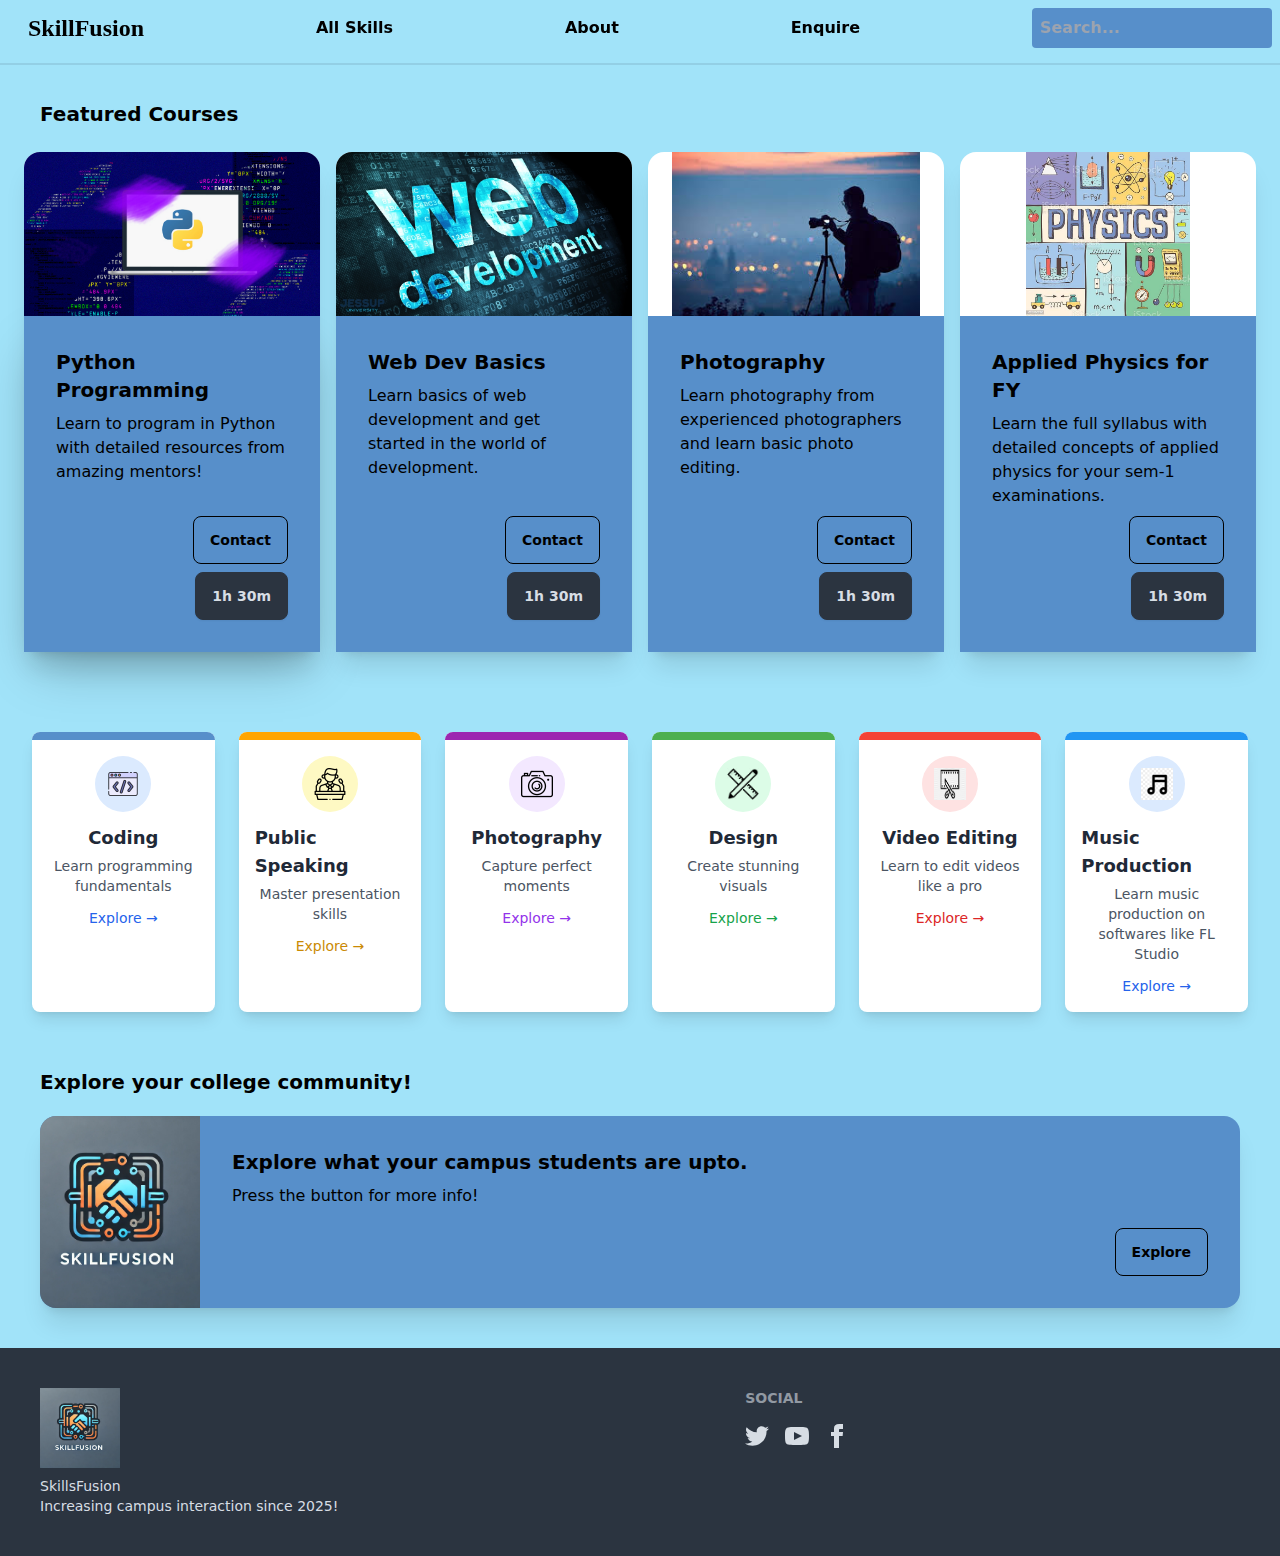
<file: index.html>
<!DOCTYPE html>
<html lang="en">
<head>
    <meta charset="UTF-8">
    <meta name="viewport" content="width=device-width, initial-scale=1.0">
    <title>Skills-Network</title>
    <link href="./src/output.css" rel="stylesheet">
</head>
<body class="bg-[#A1E3F9]">
    <nav class="flex flex-col sm:flex-row items-center justify-between pt-2 pb-2 font-semibold top-0 w-full z-50 backdrop-blur text-black">
        <a class="hover:bg-[#578FCA] px-5 ml-2 text-2xl font-cherry hover:rounded-3xl font-serif" href="index.html" id="home">SkillFusion</a>
        <button class="hover:bg-[#578FCA] hover:rounded-3xl px-5">All Skills</button>
        <button class="hover:bg-[#578FCA] hover:rounded-3xl px-5">About</button>
        <button class="hover:bg-[#578FCA] hover:rounded-3xl px-5">Enquire</button>
        <form class="pl-5 mr-2">
            <input type="text" placeholder="Search..." class="p-2 bg-[#578FCA] rounded">
        </form>
    </nav>
    <div class="flex w-full flex-col">
        <div class="divider mt-0"></div>
    </div>
    <div class="mt-3">
        <div>
            <h2 class="text-black font-semibold text-xl ml-10">Featured Courses</h2>
        </div>
        <div class="flex sm:flex-row sm:justify-between flex-col p-6 gap-4">
            <div class="card bg-base-100 w-96 shadow-xl">
                <figure>
                  <img
                    src="images/python image.png"
                    alt="Python Programming" class="h-[164.45px]" />
                </figure>
                <div class="card-body bg-[#578FCA] text-black shadow-2xl">
                  <h2 class="card-title">Python Programming</h2>
                  <p>Learn to program in Python with detailed resources from amazing mentors!</p>
                  <div class="card-actions justify-end">
                    <a class="btn btn-outline text-black" href="signup.html">Contact</a>
                    <button class="btn btn-neutral ml-10">1h 30m</button>
                  </div>
                </div>
              </div>
              <div class="card bg-base-100 w-96 shadow-xl">
                <figure>
                  <img
                    src="images/web dev image.jpg"
                    alt="Web Dev" class="h-[164.45px]"/>
                </figure>
                <div class="card-body bg-[#578FCA] text-black">
                  <h2 class="card-title">Web Dev Basics</h2>
                  <p>Learn basics of web development and get started in the world of development.</p>
                  <div class="card-actions justify-end">
                    <a class="btn btn-outline text-black" href="signup.html">Contact</a>
                    <button class="btn btn-neutral ml-10">1h 30m</button>
                  </div>
                </div>
              </div>
              <div class="card bg-base-100 w-96 shadow-xl">
                <figure>
                  <img
                    src="images/photography image.jpg"
                    alt="Photography" class="h-[164.45px]" />
                </figure>
                <div class="card-body bg-[#578FCA] text-black">
                  <h2 class="card-title">Photography</h2>
                  <p>Learn photography from experienced photographers and learn basic photo editing.</p>
                  <div class="card-actions justify-end">
                    <a class="btn btn-outline text-black" href="signup.html">Contact</a>
                    <button class="btn btn-neutral ml-10">1h 30m</button>
                  </div>
                </div>
              </div>
              <div class="card bg-base-100 w-96 shadow-xl">
                <figure>
                  <img
                    src="images/physics image.jpg"
                    alt="AP" class="h-[164.45px]"/>
                </figure>
                <div class="card-body bg-[#578FCA] text-black">
                  <h2 class="card-title">Applied Physics for FY</h2>
                  <p>Learn the full syllabus with detailed concepts of applied physics for your sem-1 examinations.</p>
                  <div class="card-actions justify-end">
                    <a class="btn btn-outline text-black" href="signup.html">Contact</a>
                    <button class="btn btn-neutral ml-10">1h 30m</button>
                  </div>
                </div>
              </div>
        </div>
        <div class="mt-8">
            <div class="grid grid-cols-2 md:grid-cols-3 lg:grid-cols-6 gap-6 px-8 py-6">
                <div class="bg-white rounded-lg shadow-lg hover:shadow-xl transition-shadow duration-300 overflow-hidden">
                    <div class="bg-[#578FCA] h-2"></div>
                    <div class="p-4 flex flex-col items-center">
                        <div class="bg-blue-100 p-3 rounded-full mb-3">
                            <img src="images/coding icon.png" class="h-8 w-8">
                        </div>
                        <h3 class="font-bold text-lg mb-1">Coding</h3>
                        <p class="text-sm text-gray-600 text-center">Learn programming fundamentals</p>
                        <a class="mt-3 text-sm text-blue-600 hover:underline" href="coding.html">Explore →</a>
                    </div>
                </div>
                
                <div class="bg-white rounded-lg shadow-lg hover:shadow-xl transition-shadow duration-300 overflow-hidden">
                    <div class="bg-[#FFA500] h-2"></div>
                    <div class="p-4 flex flex-col items-center">
                        <div class="bg-yellow-100 p-3 rounded-full mb-3">
                            <img src="images/public speaking icon.png" class="h-8 w-8">
                        </div>
                        <h3 class="font-bold text-lg mb-1">Public Speaking</h3>
                        <p class="text-sm text-gray-600 text-center">Master presentation skills</p>
                        <button class="mt-3 text-sm text-yellow-600 hover:underline">Explore →</button>
                    </div>
                </div>
                
                <div class="bg-white rounded-lg shadow-lg hover:shadow-xl transition-shadow duration-300 overflow-hidden">
                    <div class="bg-[#9C27B0] h-2"></div>
                    <div class="p-4 flex flex-col items-center">
                        <div class="bg-purple-100 p-3 rounded-full mb-3">
                            <img src="images/photography icon.png" class="h-8 w-8">
                        </div>
                        <h3 class="font-bold text-lg mb-1">Photography</h3>
                        <p class="text-sm text-gray-600 text-center">Capture perfect moments</p>
                        <button class="mt-3 text-sm text-purple-600 hover:underline">Explore →</button>
                    </div>
                </div>
                
                <div class="bg-white rounded-lg shadow-lg hover:shadow-xl transition-shadow duration-300 overflow-hidden">
                    <div class="bg-[#4CAF50] h-2"></div>
                    <div class="p-4 flex flex-col items-center">
                        <div class="bg-green-100 p-3 rounded-full mb-3">
                            <img src="images/design icon.png" class="h-8 w-8">
                        </div>
                        <h3 class="font-bold text-lg mb-1">Design</h3>
                        <p class="text-sm text-gray-600 text-center">Create stunning visuals</p>
                        <button class="mt-3 text-sm text-green-600 hover:underline">Explore →</button>
                    </div>
                </div>
                
                <div class="bg-white rounded-lg shadow-lg hover:shadow-xl transition-shadow duration-300 overflow-hidden">
                    <div class="bg-[#F44336] h-2"></div>
                    <div class="p-4 flex flex-col items-center">
                        <div class="bg-red-100 p-3 rounded-full mb-3">
                            <img src="images/video editing icon.png" class="h-8 w-8">
                        </div>
                        <h3 class="font-bold text-lg mb-1">Video Editing</h3>
                        <p class="text-sm text-gray-600 text-center">Learn to edit videos like a pro</p>
                        <button class="mt-3 text-sm text-red-600 hover:underline">Explore →</button>
                    </div>
                </div>
                
                <div class="bg-white rounded-lg shadow-lg hover:shadow-xl transition-shadow duration-300 overflow-hidden">
                    <div class="bg-[#2196F3] h-2"></div>
                    <div class="p-4 flex flex-col items-center">
                        <div class="bg-blue-100 p-3 rounded-full mb-3">
                            <img src="images/music icon.jpg" class="h-8 w-8">
                        </div>
                        <h3 class="font-bold text-lg mb-1">Music Production</h3>
                        <p class="text-sm text-gray-600 text-center">Learn music production on softwares like FL Studio</p>
                        <a class="mt-3 text-sm text-blue-600 hover:underline" href="music.html">Explore →</a>
                    </div>
                </div>
            </div>
        </div>
        <div class="mt-8">
            <div>
                <h2 class="text-xl font-semibold text-black ml-10 mb-5">Explore your college community!</h2>
            </div>
            <div class="card lg:card-side bg-[#578FCA] shadow-xl mx-10">
                <figure>
                  <img
                    src="images/logo.jpg"
                    alt="Album" class="sm:h-48 sm:w-40 w-full"/>
                </figure>
                <div class="card-body">
                  <h2 class="card-title text-black">Explore what your campus students are upto.</h2>
                  <p class="text-black">Press the button for more info!</p>
                  <div class="card-actions justify-end">
                    <a class="btn btn-outline text-black" href="Skills-Network/Skills-Network/posts.html">Explore</a>
                  </div>
                </div>
              </div>
        </div>
        <footer class="footer bg-neutral text-neutral-content p-10 mt-10">
            <aside>
              <img src="images/logo.jpg" class="h-20 w-20">
              <p>
                SkillsFusion
                <br />
                Increasing campus interaction since 2025!
              </p>
            </aside>
            <nav>
              <h6 class="footer-title">Social</h6>
              <div class="grid grid-flow-col gap-4">
                <a>
                  <svg
                    xmlns="http://www.w3.org/2000/svg"
                    width="24"
                    height="24"
                    viewBox="0 0 24 24"
                    class="fill-current">
                    <path
                      d="M24 4.557c-.883.392-1.832.656-2.828.775 1.017-.609 1.798-1.574 2.165-2.724-.951.564-2.005.974-3.127 1.195-.897-.957-2.178-1.555-3.594-1.555-3.179 0-5.515 2.966-4.797 6.045-4.091-.205-7.719-2.165-10.148-5.144-1.29 2.213-.669 5.108 1.523 6.574-.806-.026-1.566-.247-2.229-.616-.054 2.281 1.581 4.415 3.949 4.89-.693.188-1.452.232-2.224.084.626 1.956 2.444 3.379 4.6 3.419-2.07 1.623-4.678 2.348-7.29 2.04 2.179 1.397 4.768 2.212 7.548 2.212 9.142 0 14.307-7.721 13.995-14.646.962-.695 1.797-1.562 2.457-2.549z"></path>
                  </svg>
                </a>
                <a>
                  <svg
                    xmlns="http://www.w3.org/2000/svg"
                    width="24"
                    height="24"
                    viewBox="0 0 24 24"
                    class="fill-current">
                    <path
                      d="M19.615 3.184c-3.604-.246-11.631-.245-15.23 0-3.897.266-4.356 2.62-4.385 8.816.029 6.185.484 8.549 4.385 8.816 3.6.245 11.626.246 15.23 0 3.897-.266 4.356-2.62 4.385-8.816-.029-6.185-.484-8.549-4.385-8.816zm-10.615 12.816v-8l8 3.993-8 4.007z"></path>
                  </svg>
                </a>
                <a>
                  <svg
                    xmlns="http://www.w3.org/2000/svg"
                    width="24"
                    height="24"
                    viewBox="0 0 24 24"
                    class="fill-current">
                    <path
                      d="M9 8h-3v4h3v12h5v-12h3.642l.358-4h-4v-1.667c0-.955.192-1.333 1.115-1.333h2.885v-5h-3.808c-3.596 0-5.192 1.583-5.192 4.615v3.385z"></path>
                  </svg>
                </a>
              </div>
            </nav>
          </footer>
    </div>
</body>
</html>
</file>
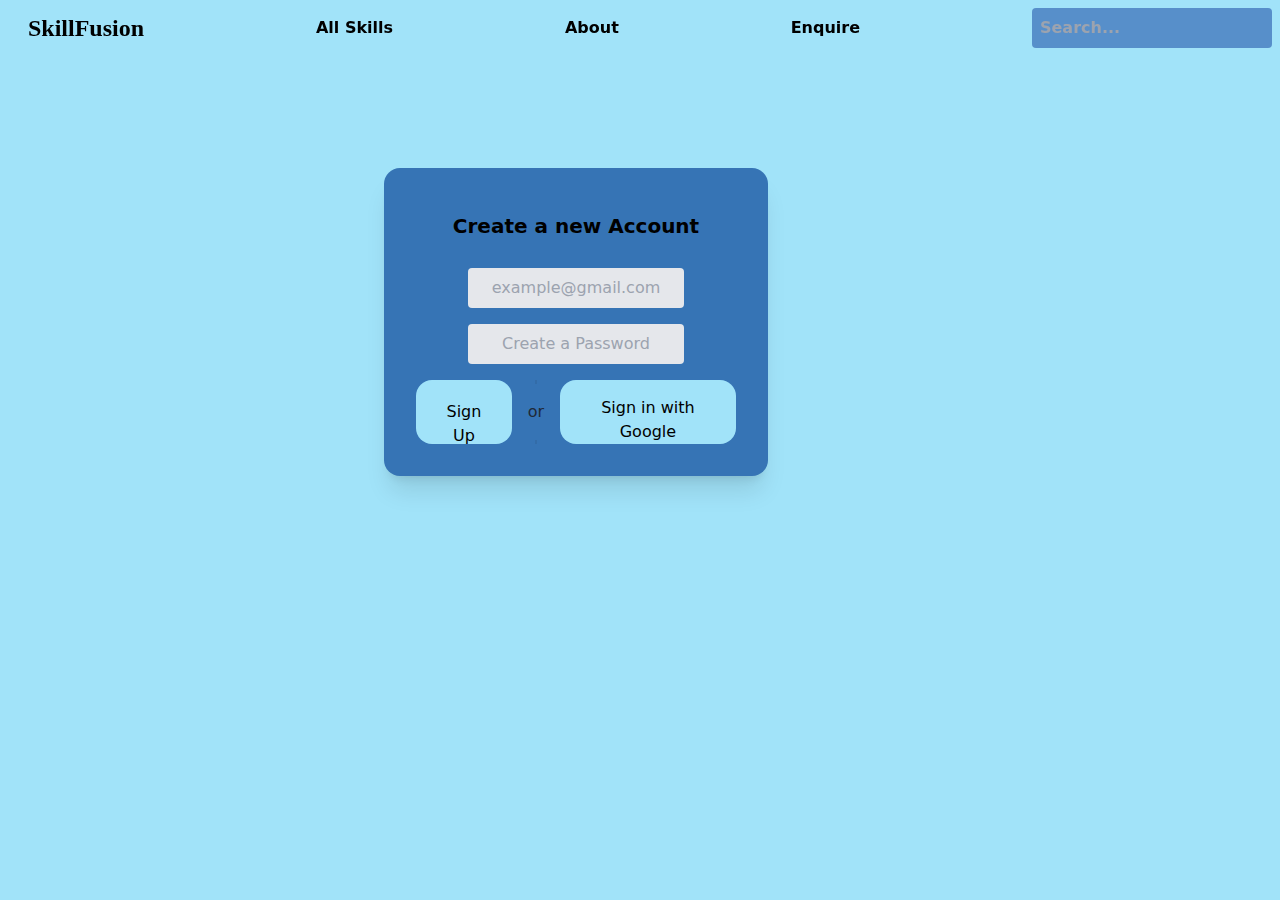
<file: signup.html>
<!DOCTYPE html>
<html lang="en">
<head>
    <meta charset="UTF-8">
    <meta name="viewport" content="width=device-width, initial-scale=1.0">
    <link href="./src/output.css" rel="stylesheet">
    <!-- <script src="script.js" defer></script> -->
    <title>Sign Up</title>
</head>
<body class="bg-[#A1E3F9] min-h-screen">
    <nav class="flex flex-col sm:flex-row items-center justify-between pt-2 pb-2 font-semibold top-0 w-full z-50 backdrop-blur text-black">
        <a class="hover:bg-[#578FCA] px-5 ml-2 text-2xl font-cherry hover:rounded-3xl font-serif" href="index.html" id="home">SkillFusion</a>
        <button class="hover:bg-[#578FCA] hover:rounded-3xl px-5">All Skills</button>
        <button class="hover:bg-[#578FCA] hover:rounded-3xl px-5">About</button>
        <button class="hover:bg-[#578FCA] hover:rounded-3xl px-5">Enquire</button>
        <form class="pl-5 mr-2">
            <input type="text" placeholder="Search..." class="p-2 bg-[#578FCA] rounded">
        </form>
    </nav>

  <div class="card w-96 shadow-xl text-center mt-0 sm:mt-28 sm:ml-96 bg-[#3674B5]">
    <div class="card-body">
      <h2 class="card-title justify-center w-full p-3 text-black">Create a new Account</h2>
      <form>
        <input type="text" placeholder="example@gmail.com" class="rounded p-2 my-2 text-center bg-gray-200">
        <input type="text" placeholder="Create a Password" class="rounded p-2 my-2 text-center bg-gray-200">
      </form>
      <div class="flex w-full">
        <div class="tooltip" data-tip="Sign up with email address and create a password">
          <button class="card rounded-box grid h-16 flex-grow place-items-center bg-[#A1E3F9] hover:bg-[#578FCA] p-5 text-black">Sign Up</button>
        </div>
        <div class="divider divider-horizontal">or</div>
        <div class="tooltip" data-tip="Sign up with your Google Account">
          <button class="card rounded-box grid h-16 flex-grow place-items-center bg-[#A1E3F9] hover:bg-[#578FCA] p-4 text-black">Sign in with Google</button>
        </div>
      </div>
    </div>
  </div>
</body>
</html>
</file>
<file: src/output.css>
*, ::before, ::after {
  --tw-border-spacing-x: 0;
  --tw-border-spacing-y: 0;
  --tw-translate-x: 0;
  --tw-translate-y: 0;
  --tw-rotate: 0;
  --tw-skew-x: 0;
  --tw-skew-y: 0;
  --tw-scale-x: 1;
  --tw-scale-y: 1;
  --tw-pan-x:  ;
  --tw-pan-y:  ;
  --tw-pinch-zoom:  ;
  --tw-scroll-snap-strictness: proximity;
  --tw-gradient-from-position:  ;
  --tw-gradient-via-position:  ;
  --tw-gradient-to-position:  ;
  --tw-ordinal:  ;
  --tw-slashed-zero:  ;
  --tw-numeric-figure:  ;
  --tw-numeric-spacing:  ;
  --tw-numeric-fraction:  ;
  --tw-ring-inset:  ;
  --tw-ring-offset-width: 0px;
  --tw-ring-offset-color: #fff;
  --tw-ring-color: rgb(59 130 246 / 0.5);
  --tw-ring-offset-shadow: 0 0 #0000;
  --tw-ring-shadow: 0 0 #0000;
  --tw-shadow: 0 0 #0000;
  --tw-shadow-colored: 0 0 #0000;
  --tw-blur:  ;
  --tw-brightness:  ;
  --tw-contrast:  ;
  --tw-grayscale:  ;
  --tw-hue-rotate:  ;
  --tw-invert:  ;
  --tw-saturate:  ;
  --tw-sepia:  ;
  --tw-drop-shadow:  ;
  --tw-backdrop-blur:  ;
  --tw-backdrop-brightness:  ;
  --tw-backdrop-contrast:  ;
  --tw-backdrop-grayscale:  ;
  --tw-backdrop-hue-rotate:  ;
  --tw-backdrop-invert:  ;
  --tw-backdrop-opacity:  ;
  --tw-backdrop-saturate:  ;
  --tw-backdrop-sepia:  ;
  --tw-contain-size:  ;
  --tw-contain-layout:  ;
  --tw-contain-paint:  ;
  --tw-contain-style:  ;
}

::backdrop {
  --tw-border-spacing-x: 0;
  --tw-border-spacing-y: 0;
  --tw-translate-x: 0;
  --tw-translate-y: 0;
  --tw-rotate: 0;
  --tw-skew-x: 0;
  --tw-skew-y: 0;
  --tw-scale-x: 1;
  --tw-scale-y: 1;
  --tw-pan-x:  ;
  --tw-pan-y:  ;
  --tw-pinch-zoom:  ;
  --tw-scroll-snap-strictness: proximity;
  --tw-gradient-from-position:  ;
  --tw-gradient-via-position:  ;
  --tw-gradient-to-position:  ;
  --tw-ordinal:  ;
  --tw-slashed-zero:  ;
  --tw-numeric-figure:  ;
  --tw-numeric-spacing:  ;
  --tw-numeric-fraction:  ;
  --tw-ring-inset:  ;
  --tw-ring-offset-width: 0px;
  --tw-ring-offset-color: #fff;
  --tw-ring-color: rgb(59 130 246 / 0.5);
  --tw-ring-offset-shadow: 0 0 #0000;
  --tw-ring-shadow: 0 0 #0000;
  --tw-shadow: 0 0 #0000;
  --tw-shadow-colored: 0 0 #0000;
  --tw-blur:  ;
  --tw-brightness:  ;
  --tw-contrast:  ;
  --tw-grayscale:  ;
  --tw-hue-rotate:  ;
  --tw-invert:  ;
  --tw-saturate:  ;
  --tw-sepia:  ;
  --tw-drop-shadow:  ;
  --tw-backdrop-blur:  ;
  --tw-backdrop-brightness:  ;
  --tw-backdrop-contrast:  ;
  --tw-backdrop-grayscale:  ;
  --tw-backdrop-hue-rotate:  ;
  --tw-backdrop-invert:  ;
  --tw-backdrop-opacity:  ;
  --tw-backdrop-saturate:  ;
  --tw-backdrop-sepia:  ;
  --tw-contain-size:  ;
  --tw-contain-layout:  ;
  --tw-contain-paint:  ;
  --tw-contain-style:  ;
}

/*
! tailwindcss v3.4.17 | MIT License | https://tailwindcss.com
*/

/*
1. Prevent padding and border from affecting element width. (https://github.com/mozdevs/cssremedy/issues/4)
2. Allow adding a border to an element by just adding a border-width. (https://github.com/tailwindcss/tailwindcss/pull/116)
*/

*,
::before,
::after {
  box-sizing: border-box;
  /* 1 */
  border-width: 0;
  /* 2 */
  border-style: solid;
  /* 2 */
  border-color: #e5e7eb;
  /* 2 */
}

::before,
::after {
  --tw-content: '';
}

/*
1. Use a consistent sensible line-height in all browsers.
2. Prevent adjustments of font size after orientation changes in iOS.
3. Use a more readable tab size.
4. Use the user's configured `sans` font-family by default.
5. Use the user's configured `sans` font-feature-settings by default.
6. Use the user's configured `sans` font-variation-settings by default.
7. Disable tap highlights on iOS
*/

html,
:host {
  line-height: 1.5;
  /* 1 */
  -webkit-text-size-adjust: 100%;
  /* 2 */
  -moz-tab-size: 4;
  /* 3 */
  -o-tab-size: 4;
     tab-size: 4;
  /* 3 */
  font-family: ui-sans-serif, system-ui, sans-serif, "Apple Color Emoji", "Segoe UI Emoji", "Segoe UI Symbol", "Noto Color Emoji";
  /* 4 */
  font-feature-settings: normal;
  /* 5 */
  font-variation-settings: normal;
  /* 6 */
  -webkit-tap-highlight-color: transparent;
  /* 7 */
}

/*
1. Remove the margin in all browsers.
2. Inherit line-height from `html` so users can set them as a class directly on the `html` element.
*/

body {
  margin: 0;
  /* 1 */
  line-height: inherit;
  /* 2 */
}

/*
1. Add the correct height in Firefox.
2. Correct the inheritance of border color in Firefox. (https://bugzilla.mozilla.org/show_bug.cgi?id=190655)
3. Ensure horizontal rules are visible by default.
*/

hr {
  height: 0;
  /* 1 */
  color: inherit;
  /* 2 */
  border-top-width: 1px;
  /* 3 */
}

/*
Add the correct text decoration in Chrome, Edge, and Safari.
*/

abbr:where([title]) {
  -webkit-text-decoration: underline dotted;
          text-decoration: underline dotted;
}

/*
Remove the default font size and weight for headings.
*/

h1,
h2,
h3,
h4,
h5,
h6 {
  font-size: inherit;
  font-weight: inherit;
}

/*
Reset links to optimize for opt-in styling instead of opt-out.
*/

a {
  color: inherit;
  text-decoration: inherit;
}

/*
Add the correct font weight in Edge and Safari.
*/

b,
strong {
  font-weight: bolder;
}

/*
1. Use the user's configured `mono` font-family by default.
2. Use the user's configured `mono` font-feature-settings by default.
3. Use the user's configured `mono` font-variation-settings by default.
4. Correct the odd `em` font sizing in all browsers.
*/

code,
kbd,
samp,
pre {
  font-family: ui-monospace, SFMono-Regular, Menlo, Monaco, Consolas, "Liberation Mono", "Courier New", monospace;
  /* 1 */
  font-feature-settings: normal;
  /* 2 */
  font-variation-settings: normal;
  /* 3 */
  font-size: 1em;
  /* 4 */
}

/*
Add the correct font size in all browsers.
*/

small {
  font-size: 80%;
}

/*
Prevent `sub` and `sup` elements from affecting the line height in all browsers.
*/

sub,
sup {
  font-size: 75%;
  line-height: 0;
  position: relative;
  vertical-align: baseline;
}

sub {
  bottom: -0.25em;
}

sup {
  top: -0.5em;
}

/*
1. Remove text indentation from table contents in Chrome and Safari. (https://bugs.chromium.org/p/chromium/issues/detail?id=999088, https://bugs.webkit.org/show_bug.cgi?id=201297)
2. Correct table border color inheritance in all Chrome and Safari. (https://bugs.chromium.org/p/chromium/issues/detail?id=935729, https://bugs.webkit.org/show_bug.cgi?id=195016)
3. Remove gaps between table borders by default.
*/

table {
  text-indent: 0;
  /* 1 */
  border-color: inherit;
  /* 2 */
  border-collapse: collapse;
  /* 3 */
}

/*
1. Change the font styles in all browsers.
2. Remove the margin in Firefox and Safari.
3. Remove default padding in all browsers.
*/

button,
input,
optgroup,
select,
textarea {
  font-family: inherit;
  /* 1 */
  font-feature-settings: inherit;
  /* 1 */
  font-variation-settings: inherit;
  /* 1 */
  font-size: 100%;
  /* 1 */
  font-weight: inherit;
  /* 1 */
  line-height: inherit;
  /* 1 */
  letter-spacing: inherit;
  /* 1 */
  color: inherit;
  /* 1 */
  margin: 0;
  /* 2 */
  padding: 0;
  /* 3 */
}

/*
Remove the inheritance of text transform in Edge and Firefox.
*/

button,
select {
  text-transform: none;
}

/*
1. Correct the inability to style clickable types in iOS and Safari.
2. Remove default button styles.
*/

button,
input:where([type='button']),
input:where([type='reset']),
input:where([type='submit']) {
  -webkit-appearance: button;
  /* 1 */
  background-color: transparent;
  /* 2 */
  background-image: none;
  /* 2 */
}

/*
Use the modern Firefox focus style for all focusable elements.
*/

:-moz-focusring {
  outline: auto;
}

/*
Remove the additional `:invalid` styles in Firefox. (https://github.com/mozilla/gecko-dev/blob/2f9eacd9d3d995c937b4251a5557d95d494c9be1/layout/style/res/forms.css#L728-L737)
*/

:-moz-ui-invalid {
  box-shadow: none;
}

/*
Add the correct vertical alignment in Chrome and Firefox.
*/

progress {
  vertical-align: baseline;
}

/*
Correct the cursor style of increment and decrement buttons in Safari.
*/

::-webkit-inner-spin-button,
::-webkit-outer-spin-button {
  height: auto;
}

/*
1. Correct the odd appearance in Chrome and Safari.
2. Correct the outline style in Safari.
*/

[type='search'] {
  -webkit-appearance: textfield;
  /* 1 */
  outline-offset: -2px;
  /* 2 */
}

/*
Remove the inner padding in Chrome and Safari on macOS.
*/

::-webkit-search-decoration {
  -webkit-appearance: none;
}

/*
1. Correct the inability to style clickable types in iOS and Safari.
2. Change font properties to `inherit` in Safari.
*/

::-webkit-file-upload-button {
  -webkit-appearance: button;
  /* 1 */
  font: inherit;
  /* 2 */
}

/*
Add the correct display in Chrome and Safari.
*/

summary {
  display: list-item;
}

/*
Removes the default spacing and border for appropriate elements.
*/

blockquote,
dl,
dd,
h1,
h2,
h3,
h4,
h5,
h6,
hr,
figure,
p,
pre {
  margin: 0;
}

fieldset {
  margin: 0;
  padding: 0;
}

legend {
  padding: 0;
}

ol,
ul,
menu {
  list-style: none;
  margin: 0;
  padding: 0;
}

/*
Reset default styling for dialogs.
*/

dialog {
  padding: 0;
}

/*
Prevent resizing textareas horizontally by default.
*/

textarea {
  resize: vertical;
}

/*
1. Reset the default placeholder opacity in Firefox. (https://github.com/tailwindlabs/tailwindcss/issues/3300)
2. Set the default placeholder color to the user's configured gray 400 color.
*/

input::-moz-placeholder, textarea::-moz-placeholder {
  opacity: 1;
  /* 1 */
  color: #9ca3af;
  /* 2 */
}

input::placeholder,
textarea::placeholder {
  opacity: 1;
  /* 1 */
  color: #9ca3af;
  /* 2 */
}

/*
Set the default cursor for buttons.
*/

button,
[role="button"] {
  cursor: pointer;
}

/*
Make sure disabled buttons don't get the pointer cursor.
*/

:disabled {
  cursor: default;
}

/*
1. Make replaced elements `display: block` by default. (https://github.com/mozdevs/cssremedy/issues/14)
2. Add `vertical-align: middle` to align replaced elements more sensibly by default. (https://github.com/jensimmons/cssremedy/issues/14#issuecomment-634934210)
   This can trigger a poorly considered lint error in some tools but is included by design.
*/

img,
svg,
video,
canvas,
audio,
iframe,
embed,
object {
  display: block;
  /* 1 */
  vertical-align: middle;
  /* 2 */
}

/*
Constrain images and videos to the parent width and preserve their intrinsic aspect ratio. (https://github.com/mozdevs/cssremedy/issues/14)
*/

img,
video {
  max-width: 100%;
  height: auto;
}

/* Make elements with the HTML hidden attribute stay hidden by default */

[hidden]:where(:not([hidden="until-found"])) {
  display: none;
}

:root,
[data-theme] {
  background-color: var(--fallback-b1,oklch(var(--b1)/1));
  color: var(--fallback-bc,oklch(var(--bc)/1));
}

@supports not (color: oklch(0% 0 0)) {
  :root {
    color-scheme: light;
    --fallback-p: #491eff;
    --fallback-pc: #d4dbff;
    --fallback-s: #ff41c7;
    --fallback-sc: #fff9fc;
    --fallback-a: #00cfbd;
    --fallback-ac: #00100d;
    --fallback-n: #2b3440;
    --fallback-nc: #d7dde4;
    --fallback-b1: #ffffff;
    --fallback-b2: #e5e6e6;
    --fallback-b3: #e5e6e6;
    --fallback-bc: #1f2937;
    --fallback-in: #00b3f0;
    --fallback-inc: #000000;
    --fallback-su: #00ca92;
    --fallback-suc: #000000;
    --fallback-wa: #ffc22d;
    --fallback-wac: #000000;
    --fallback-er: #ff6f70;
    --fallback-erc: #000000;
  }

  @media (prefers-color-scheme: dark) {
    :root {
      color-scheme: dark;
      --fallback-p: #7582ff;
      --fallback-pc: #050617;
      --fallback-s: #ff71cf;
      --fallback-sc: #190211;
      --fallback-a: #00c7b5;
      --fallback-ac: #000e0c;
      --fallback-n: #2a323c;
      --fallback-nc: #a6adbb;
      --fallback-b1: #1d232a;
      --fallback-b2: #191e24;
      --fallback-b3: #15191e;
      --fallback-bc: #a6adbb;
      --fallback-in: #00b3f0;
      --fallback-inc: #000000;
      --fallback-su: #00ca92;
      --fallback-suc: #000000;
      --fallback-wa: #ffc22d;
      --fallback-wac: #000000;
      --fallback-er: #ff6f70;
      --fallback-erc: #000000;
    }
  }
}

html {
  -webkit-tap-highlight-color: transparent;
}

* {
  scrollbar-color: color-mix(in oklch, currentColor 35%, transparent) transparent;
}

*:hover {
  scrollbar-color: color-mix(in oklch, currentColor 60%, transparent) transparent;
}

:root {
  color-scheme: light;
  --in: 72.06% 0.191 231.6;
  --su: 64.8% 0.150 160;
  --wa: 84.71% 0.199 83.87;
  --er: 71.76% 0.221 22.18;
  --pc: 89.824% 0.06192 275.75;
  --ac: 15.352% 0.0368 183.61;
  --inc: 0% 0 0;
  --suc: 0% 0 0;
  --wac: 0% 0 0;
  --erc: 0% 0 0;
  --rounded-box: 1rem;
  --rounded-btn: 0.5rem;
  --rounded-badge: 1.9rem;
  --animation-btn: 0.25s;
  --animation-input: .2s;
  --btn-focus-scale: 0.95;
  --border-btn: 1px;
  --tab-border: 1px;
  --tab-radius: 0.5rem;
  --p: 49.12% 0.3096 275.75;
  --s: 69.71% 0.329 342.55;
  --sc: 98.71% 0.0106 342.55;
  --a: 76.76% 0.184 183.61;
  --n: 32.1785% 0.02476 255.701624;
  --nc: 89.4994% 0.011585 252.096176;
  --b1: 100% 0 0;
  --b2: 96.1151% 0 0;
  --b3: 92.4169% 0.00108 197.137559;
  --bc: 27.8078% 0.029596 256.847952;
}

@media (prefers-color-scheme: dark) {
  :root {
    color-scheme: dark;
    --in: 72.06% 0.191 231.6;
    --su: 64.8% 0.150 160;
    --wa: 84.71% 0.199 83.87;
    --er: 71.76% 0.221 22.18;
    --pc: 13.138% 0.0392 275.75;
    --sc: 14.96% 0.052 342.55;
    --ac: 14.902% 0.0334 183.61;
    --inc: 0% 0 0;
    --suc: 0% 0 0;
    --wac: 0% 0 0;
    --erc: 0% 0 0;
    --rounded-box: 1rem;
    --rounded-btn: 0.5rem;
    --rounded-badge: 1.9rem;
    --animation-btn: 0.25s;
    --animation-input: .2s;
    --btn-focus-scale: 0.95;
    --border-btn: 1px;
    --tab-border: 1px;
    --tab-radius: 0.5rem;
    --p: 65.69% 0.196 275.75;
    --s: 74.8% 0.26 342.55;
    --a: 74.51% 0.167 183.61;
    --n: 31.3815% 0.021108 254.139175;
    --nc: 74.6477% 0.0216 264.435964;
    --b1: 25.3267% 0.015896 252.417568;
    --b2: 23.2607% 0.013807 253.100675;
    --b3: 21.1484% 0.01165 254.087939;
    --bc: 74.6477% 0.0216 264.435964;
  }
}

[data-theme=light] {
  color-scheme: light;
  --in: 72.06% 0.191 231.6;
  --su: 64.8% 0.150 160;
  --wa: 84.71% 0.199 83.87;
  --er: 71.76% 0.221 22.18;
  --pc: 89.824% 0.06192 275.75;
  --ac: 15.352% 0.0368 183.61;
  --inc: 0% 0 0;
  --suc: 0% 0 0;
  --wac: 0% 0 0;
  --erc: 0% 0 0;
  --rounded-box: 1rem;
  --rounded-btn: 0.5rem;
  --rounded-badge: 1.9rem;
  --animation-btn: 0.25s;
  --animation-input: .2s;
  --btn-focus-scale: 0.95;
  --border-btn: 1px;
  --tab-border: 1px;
  --tab-radius: 0.5rem;
  --p: 49.12% 0.3096 275.75;
  --s: 69.71% 0.329 342.55;
  --sc: 98.71% 0.0106 342.55;
  --a: 76.76% 0.184 183.61;
  --n: 32.1785% 0.02476 255.701624;
  --nc: 89.4994% 0.011585 252.096176;
  --b1: 100% 0 0;
  --b2: 96.1151% 0 0;
  --b3: 92.4169% 0.00108 197.137559;
  --bc: 27.8078% 0.029596 256.847952;
}

[data-theme=dark] {
  color-scheme: dark;
  --in: 72.06% 0.191 231.6;
  --su: 64.8% 0.150 160;
  --wa: 84.71% 0.199 83.87;
  --er: 71.76% 0.221 22.18;
  --pc: 13.138% 0.0392 275.75;
  --sc: 14.96% 0.052 342.55;
  --ac: 14.902% 0.0334 183.61;
  --inc: 0% 0 0;
  --suc: 0% 0 0;
  --wac: 0% 0 0;
  --erc: 0% 0 0;
  --rounded-box: 1rem;
  --rounded-btn: 0.5rem;
  --rounded-badge: 1.9rem;
  --animation-btn: 0.25s;
  --animation-input: .2s;
  --btn-focus-scale: 0.95;
  --border-btn: 1px;
  --tab-border: 1px;
  --tab-radius: 0.5rem;
  --p: 65.69% 0.196 275.75;
  --s: 74.8% 0.26 342.55;
  --a: 74.51% 0.167 183.61;
  --n: 31.3815% 0.021108 254.139175;
  --nc: 74.6477% 0.0216 264.435964;
  --b1: 25.3267% 0.015896 252.417568;
  --b2: 23.2607% 0.013807 253.100675;
  --b3: 21.1484% 0.01165 254.087939;
  --bc: 74.6477% 0.0216 264.435964;
}

.avatar.placeholder > div {
  display: flex;
  align-items: center;
  justify-content: center;
}

.btn {
  display: inline-flex;
  height: 3rem;
  min-height: 3rem;
  flex-shrink: 0;
  cursor: pointer;
  -webkit-user-select: none;
     -moz-user-select: none;
          user-select: none;
  flex-wrap: wrap;
  align-items: center;
  justify-content: center;
  border-radius: var(--rounded-btn, 0.5rem);
  border-color: transparent;
  border-color: oklch(var(--btn-color, var(--b2)) / var(--tw-border-opacity));
  padding-left: 1rem;
  padding-right: 1rem;
  text-align: center;
  font-size: 0.875rem;
  line-height: 1em;
  gap: 0.5rem;
  font-weight: 600;
  text-decoration-line: none;
  transition-duration: 200ms;
  transition-timing-function: cubic-bezier(0, 0, 0.2, 1);
  border-width: var(--border-btn, 1px);
  transition-property: color, background-color, border-color, opacity, box-shadow, transform;
  --tw-text-opacity: 1;
  color: var(--fallback-bc,oklch(var(--bc)/var(--tw-text-opacity)));
  --tw-shadow: 0 1px 2px 0 rgb(0 0 0 / 0.05);
  --tw-shadow-colored: 0 1px 2px 0 var(--tw-shadow-color);
  box-shadow: var(--tw-ring-offset-shadow, 0 0 #0000), var(--tw-ring-shadow, 0 0 #0000), var(--tw-shadow);
  outline-color: var(--fallback-bc,oklch(var(--bc)/1));
  background-color: oklch(var(--btn-color, var(--b2)) / var(--tw-bg-opacity));
  --tw-bg-opacity: 1;
  --tw-border-opacity: 1;
}

.btn-disabled,
  .btn[disabled],
  .btn:disabled {
  pointer-events: none;
}

:where(.btn:is(input[type="checkbox"])),
:where(.btn:is(input[type="radio"])) {
  width: auto;
  -webkit-appearance: none;
     -moz-appearance: none;
          appearance: none;
}

.btn:is(input[type="checkbox"]):after,
.btn:is(input[type="radio"]):after {
  --tw-content: attr(aria-label);
  content: var(--tw-content);
}

.card {
  position: relative;
  display: flex;
  flex-direction: column;
  border-radius: var(--rounded-box, 1rem);
}

.card:focus {
  outline: 2px solid transparent;
  outline-offset: 2px;
}

.card-body {
  display: flex;
  flex: 1 1 auto;
  flex-direction: column;
  padding: var(--padding-card, 2rem);
  gap: 0.5rem;
}

.card-body :where(p) {
  flex-grow: 1;
}

.card-actions {
  display: flex;
  flex-wrap: wrap;
  align-items: flex-start;
  gap: 0.5rem;
}

.card figure {
  display: flex;
  align-items: center;
  justify-content: center;
}

.card.image-full {
  display: grid;
}

.card.image-full:before {
  position: relative;
  content: "";
  z-index: 10;
  border-radius: var(--rounded-box, 1rem);
  --tw-bg-opacity: 1;
  background-color: var(--fallback-n,oklch(var(--n)/var(--tw-bg-opacity)));
  opacity: 0.75;
}

.card.image-full:before,
    .card.image-full > * {
  grid-column-start: 1;
  grid-row-start: 1;
}

.card.image-full > figure img {
  height: 100%;
  -o-object-fit: cover;
     object-fit: cover;
}

.card.image-full > .card-body {
  position: relative;
  z-index: 20;
  --tw-text-opacity: 1;
  color: var(--fallback-nc,oklch(var(--nc)/var(--tw-text-opacity)));
}

.divider {
  display: flex;
  flex-direction: row;
  align-items: center;
  align-self: stretch;
  margin-top: 1rem;
  margin-bottom: 1rem;
  height: 1rem;
  white-space: nowrap;
}

.divider:before,
  .divider:after {
  height: 0.125rem;
  width: 100%;
  flex-grow: 1;
  --tw-content: '';
  content: var(--tw-content);
  background-color: var(--fallback-bc,oklch(var(--bc)/0.1));
}

@media (hover: hover) {
  .btn:hover {
    --tw-border-opacity: 1;
    border-color: var(--fallback-b3,oklch(var(--b3)/var(--tw-border-opacity)));
    --tw-bg-opacity: 1;
    background-color: var(--fallback-b3,oklch(var(--b3)/var(--tw-bg-opacity)));
  }

  @supports (color: color-mix(in oklab, black, black)) {
    .btn:hover {
      background-color: color-mix(
            in oklab,
            oklch(var(--btn-color, var(--b2)) / var(--tw-bg-opacity, 1)) 90%,
            black
          );
      border-color: color-mix(
            in oklab,
            oklch(var(--btn-color, var(--b2)) / var(--tw-border-opacity, 1)) 90%,
            black
          );
    }
  }

  @supports not (color: oklch(0% 0 0)) {
    .btn:hover {
      background-color: var(--btn-color, var(--fallback-b2));
      border-color: var(--btn-color, var(--fallback-b2));
    }
  }

  .btn.glass:hover {
    --glass-opacity: 25%;
    --glass-border-opacity: 15%;
  }

  .btn-outline:hover {
    --tw-border-opacity: 1;
    border-color: var(--fallback-bc,oklch(var(--bc)/var(--tw-border-opacity)));
    --tw-bg-opacity: 1;
    background-color: var(--fallback-bc,oklch(var(--bc)/var(--tw-bg-opacity)));
    --tw-text-opacity: 1;
    color: var(--fallback-b1,oklch(var(--b1)/var(--tw-text-opacity)));
  }

  .btn-outline.btn-primary:hover {
    --tw-text-opacity: 1;
    color: var(--fallback-pc,oklch(var(--pc)/var(--tw-text-opacity)));
  }

  @supports (color: color-mix(in oklab, black, black)) {
    .btn-outline.btn-primary:hover {
      background-color: color-mix(in oklab, var(--fallback-p,oklch(var(--p)/1)) 90%, black);
      border-color: color-mix(in oklab, var(--fallback-p,oklch(var(--p)/1)) 90%, black);
    }
  }

  .btn-outline.btn-secondary:hover {
    --tw-text-opacity: 1;
    color: var(--fallback-sc,oklch(var(--sc)/var(--tw-text-opacity)));
  }

  @supports (color: color-mix(in oklab, black, black)) {
    .btn-outline.btn-secondary:hover {
      background-color: color-mix(in oklab, var(--fallback-s,oklch(var(--s)/1)) 90%, black);
      border-color: color-mix(in oklab, var(--fallback-s,oklch(var(--s)/1)) 90%, black);
    }
  }

  .btn-outline.btn-accent:hover {
    --tw-text-opacity: 1;
    color: var(--fallback-ac,oklch(var(--ac)/var(--tw-text-opacity)));
  }

  @supports (color: color-mix(in oklab, black, black)) {
    .btn-outline.btn-accent:hover {
      background-color: color-mix(in oklab, var(--fallback-a,oklch(var(--a)/1)) 90%, black);
      border-color: color-mix(in oklab, var(--fallback-a,oklch(var(--a)/1)) 90%, black);
    }
  }

  .btn-outline.btn-success:hover {
    --tw-text-opacity: 1;
    color: var(--fallback-suc,oklch(var(--suc)/var(--tw-text-opacity)));
  }

  @supports (color: color-mix(in oklab, black, black)) {
    .btn-outline.btn-success:hover {
      background-color: color-mix(in oklab, var(--fallback-su,oklch(var(--su)/1)) 90%, black);
      border-color: color-mix(in oklab, var(--fallback-su,oklch(var(--su)/1)) 90%, black);
    }
  }

  .btn-outline.btn-info:hover {
    --tw-text-opacity: 1;
    color: var(--fallback-inc,oklch(var(--inc)/var(--tw-text-opacity)));
  }

  @supports (color: color-mix(in oklab, black, black)) {
    .btn-outline.btn-info:hover {
      background-color: color-mix(in oklab, var(--fallback-in,oklch(var(--in)/1)) 90%, black);
      border-color: color-mix(in oklab, var(--fallback-in,oklch(var(--in)/1)) 90%, black);
    }
  }

  .btn-outline.btn-warning:hover {
    --tw-text-opacity: 1;
    color: var(--fallback-wac,oklch(var(--wac)/var(--tw-text-opacity)));
  }

  @supports (color: color-mix(in oklab, black, black)) {
    .btn-outline.btn-warning:hover {
      background-color: color-mix(in oklab, var(--fallback-wa,oklch(var(--wa)/1)) 90%, black);
      border-color: color-mix(in oklab, var(--fallback-wa,oklch(var(--wa)/1)) 90%, black);
    }
  }

  .btn-outline.btn-error:hover {
    --tw-text-opacity: 1;
    color: var(--fallback-erc,oklch(var(--erc)/var(--tw-text-opacity)));
  }

  @supports (color: color-mix(in oklab, black, black)) {
    .btn-outline.btn-error:hover {
      background-color: color-mix(in oklab, var(--fallback-er,oklch(var(--er)/1)) 90%, black);
      border-color: color-mix(in oklab, var(--fallback-er,oklch(var(--er)/1)) 90%, black);
    }
  }

  .btn-disabled:hover,
    .btn[disabled]:hover,
    .btn:disabled:hover {
    --tw-border-opacity: 0;
    background-color: var(--fallback-n,oklch(var(--n)/var(--tw-bg-opacity)));
    --tw-bg-opacity: 0.2;
    color: var(--fallback-bc,oklch(var(--bc)/var(--tw-text-opacity)));
    --tw-text-opacity: 0.2;
  }

  @supports (color: color-mix(in oklab, black, black)) {
    .btn:is(input[type="checkbox"]:checked):hover, .btn:is(input[type="radio"]:checked):hover {
      background-color: color-mix(in oklab, var(--fallback-p,oklch(var(--p)/1)) 90%, black);
      border-color: color-mix(in oklab, var(--fallback-p,oklch(var(--p)/1)) 90%, black);
    }
  }
}

.footer {
  display: grid;
  width: 100%;
  grid-auto-flow: row;
  place-items: start;
  -moz-column-gap: 1rem;
       column-gap: 1rem;
  row-gap: 2.5rem;
  font-size: 0.875rem;
  line-height: 1.25rem;
}

.footer > * {
  display: grid;
  place-items: start;
  gap: 0.5rem;
}

@media (min-width: 48rem) {
  .footer {
    grid-auto-flow: column;
  }

  .footer-center {
    grid-auto-flow: row dense;
  }
}

.input {
  flex-shrink: 1;
  -webkit-appearance: none;
     -moz-appearance: none;
          appearance: none;
  height: 3rem;
  padding-left: 1rem;
  padding-right: 1rem;
  font-size: 1rem;
  line-height: 2;
  line-height: 1.5rem;
  border-radius: var(--rounded-btn, 0.5rem);
  border-width: 1px;
  border-color: transparent;
  --tw-bg-opacity: 1;
  background-color: var(--fallback-b1,oklch(var(--b1)/var(--tw-bg-opacity)));
}

.input[type="number"]::-webkit-inner-spin-button,
.input-md[type="number"]::-webkit-inner-spin-button {
  margin-top: -1rem;
  margin-bottom: -1rem;
  margin-inline-end: -1rem;
}

.link {
  cursor: pointer;
  text-decoration-line: underline;
}

@media (prefers-reduced-motion: no-preference) {
  .btn {
    animation: button-pop var(--animation-btn, 0.25s) ease-out;
  }
}

.btn:active:hover,
  .btn:active:focus {
  animation: button-pop 0s ease-out;
  transform: scale(var(--btn-focus-scale, 0.97));
}

@supports not (color: oklch(0% 0 0)) {
  .btn {
    background-color: var(--btn-color, var(--fallback-b2));
    border-color: var(--btn-color, var(--fallback-b2));
  }

  .btn-neutral {
    --btn-color: var(--fallback-n);
  }
}

@supports (color: color-mix(in oklab, black, black)) {
  .btn-outline.btn-primary.btn-active {
    background-color: color-mix(in oklab, var(--fallback-p,oklch(var(--p)/1)) 90%, black);
    border-color: color-mix(in oklab, var(--fallback-p,oklch(var(--p)/1)) 90%, black);
  }

  .btn-outline.btn-secondary.btn-active {
    background-color: color-mix(in oklab, var(--fallback-s,oklch(var(--s)/1)) 90%, black);
    border-color: color-mix(in oklab, var(--fallback-s,oklch(var(--s)/1)) 90%, black);
  }

  .btn-outline.btn-accent.btn-active {
    background-color: color-mix(in oklab, var(--fallback-a,oklch(var(--a)/1)) 90%, black);
    border-color: color-mix(in oklab, var(--fallback-a,oklch(var(--a)/1)) 90%, black);
  }

  .btn-outline.btn-success.btn-active {
    background-color: color-mix(in oklab, var(--fallback-su,oklch(var(--su)/1)) 90%, black);
    border-color: color-mix(in oklab, var(--fallback-su,oklch(var(--su)/1)) 90%, black);
  }

  .btn-outline.btn-info.btn-active {
    background-color: color-mix(in oklab, var(--fallback-in,oklch(var(--in)/1)) 90%, black);
    border-color: color-mix(in oklab, var(--fallback-in,oklch(var(--in)/1)) 90%, black);
  }

  .btn-outline.btn-warning.btn-active {
    background-color: color-mix(in oklab, var(--fallback-wa,oklch(var(--wa)/1)) 90%, black);
    border-color: color-mix(in oklab, var(--fallback-wa,oklch(var(--wa)/1)) 90%, black);
  }

  .btn-outline.btn-error.btn-active {
    background-color: color-mix(in oklab, var(--fallback-er,oklch(var(--er)/1)) 90%, black);
    border-color: color-mix(in oklab, var(--fallback-er,oklch(var(--er)/1)) 90%, black);
  }
}

.btn:focus-visible {
  outline-style: solid;
  outline-width: 2px;
  outline-offset: 2px;
}

@supports (color: oklch(0% 0 0)) {
  .btn-neutral {
    --btn-color: var(--n);
  }
}

.btn-neutral {
  --tw-text-opacity: 1;
  color: var(--fallback-nc,oklch(var(--nc)/var(--tw-text-opacity)));
  outline-color: var(--fallback-n,oklch(var(--n)/1));
}

.btn.glass {
  --tw-shadow: 0 0 #0000;
  --tw-shadow-colored: 0 0 #0000;
  box-shadow: var(--tw-ring-offset-shadow, 0 0 #0000), var(--tw-ring-shadow, 0 0 #0000), var(--tw-shadow);
  outline-color: currentColor;
}

.btn.glass.btn-active {
  --glass-opacity: 25%;
  --glass-border-opacity: 15%;
}

.btn-outline {
  border-color: currentColor;
  background-color: transparent;
  --tw-text-opacity: 1;
  color: var(--fallback-bc,oklch(var(--bc)/var(--tw-text-opacity)));
  --tw-shadow: 0 0 #0000;
  --tw-shadow-colored: 0 0 #0000;
  box-shadow: var(--tw-ring-offset-shadow, 0 0 #0000), var(--tw-ring-shadow, 0 0 #0000), var(--tw-shadow);
}

.btn-outline.btn-active {
  --tw-border-opacity: 1;
  border-color: var(--fallback-bc,oklch(var(--bc)/var(--tw-border-opacity)));
  --tw-bg-opacity: 1;
  background-color: var(--fallback-bc,oklch(var(--bc)/var(--tw-bg-opacity)));
  --tw-text-opacity: 1;
  color: var(--fallback-b1,oklch(var(--b1)/var(--tw-text-opacity)));
}

.btn-outline.btn-primary {
  --tw-text-opacity: 1;
  color: var(--fallback-p,oklch(var(--p)/var(--tw-text-opacity)));
}

.btn-outline.btn-primary.btn-active {
  --tw-text-opacity: 1;
  color: var(--fallback-pc,oklch(var(--pc)/var(--tw-text-opacity)));
}

.btn-outline.btn-secondary {
  --tw-text-opacity: 1;
  color: var(--fallback-s,oklch(var(--s)/var(--tw-text-opacity)));
}

.btn-outline.btn-secondary.btn-active {
  --tw-text-opacity: 1;
  color: var(--fallback-sc,oklch(var(--sc)/var(--tw-text-opacity)));
}

.btn-outline.btn-accent {
  --tw-text-opacity: 1;
  color: var(--fallback-a,oklch(var(--a)/var(--tw-text-opacity)));
}

.btn-outline.btn-accent.btn-active {
  --tw-text-opacity: 1;
  color: var(--fallback-ac,oklch(var(--ac)/var(--tw-text-opacity)));
}

.btn-outline.btn-success {
  --tw-text-opacity: 1;
  color: var(--fallback-su,oklch(var(--su)/var(--tw-text-opacity)));
}

.btn-outline.btn-success.btn-active {
  --tw-text-opacity: 1;
  color: var(--fallback-suc,oklch(var(--suc)/var(--tw-text-opacity)));
}

.btn-outline.btn-info {
  --tw-text-opacity: 1;
  color: var(--fallback-in,oklch(var(--in)/var(--tw-text-opacity)));
}

.btn-outline.btn-info.btn-active {
  --tw-text-opacity: 1;
  color: var(--fallback-inc,oklch(var(--inc)/var(--tw-text-opacity)));
}

.btn-outline.btn-warning {
  --tw-text-opacity: 1;
  color: var(--fallback-wa,oklch(var(--wa)/var(--tw-text-opacity)));
}

.btn-outline.btn-warning.btn-active {
  --tw-text-opacity: 1;
  color: var(--fallback-wac,oklch(var(--wac)/var(--tw-text-opacity)));
}

.btn-outline.btn-error {
  --tw-text-opacity: 1;
  color: var(--fallback-er,oklch(var(--er)/var(--tw-text-opacity)));
}

.btn-outline.btn-error.btn-active {
  --tw-text-opacity: 1;
  color: var(--fallback-erc,oklch(var(--erc)/var(--tw-text-opacity)));
}

.btn.btn-disabled,
  .btn[disabled],
  .btn:disabled {
  --tw-border-opacity: 0;
  background-color: var(--fallback-n,oklch(var(--n)/var(--tw-bg-opacity)));
  --tw-bg-opacity: 0.2;
  color: var(--fallback-bc,oklch(var(--bc)/var(--tw-text-opacity)));
  --tw-text-opacity: 0.2;
}

.btn:is(input[type="checkbox"]:checked),
.btn:is(input[type="radio"]:checked) {
  --tw-border-opacity: 1;
  border-color: var(--fallback-p,oklch(var(--p)/var(--tw-border-opacity)));
  --tw-bg-opacity: 1;
  background-color: var(--fallback-p,oklch(var(--p)/var(--tw-bg-opacity)));
  --tw-text-opacity: 1;
  color: var(--fallback-pc,oklch(var(--pc)/var(--tw-text-opacity)));
}

.btn:is(input[type="checkbox"]:checked):focus-visible, .btn:is(input[type="radio"]:checked):focus-visible {
  outline-color: var(--fallback-p,oklch(var(--p)/1));
}

@keyframes button-pop {
  0% {
    transform: scale(var(--btn-focus-scale, 0.98));
  }

  40% {
    transform: scale(1.02);
  }

  100% {
    transform: scale(1);
  }
}

.card :where(figure:first-child) {
  overflow: hidden;
  border-start-start-radius: inherit;
  border-start-end-radius: inherit;
  border-end-start-radius: unset;
  border-end-end-radius: unset;
}

.card :where(figure:last-child) {
  overflow: hidden;
  border-start-start-radius: unset;
  border-start-end-radius: unset;
  border-end-start-radius: inherit;
  border-end-end-radius: inherit;
}

.card:focus-visible {
  outline: 2px solid currentColor;
  outline-offset: 2px;
}

.card.bordered {
  border-width: 1px;
  --tw-border-opacity: 1;
  border-color: var(--fallback-b2,oklch(var(--b2)/var(--tw-border-opacity)));
}

.card.compact .card-body {
  padding: 1rem;
  font-size: 0.875rem;
  line-height: 1.25rem;
}

.card-title {
  display: flex;
  align-items: center;
  gap: 0.5rem;
  font-size: 1.25rem;
  line-height: 1.75rem;
  font-weight: 600;
}

.card.image-full :where(figure) {
  overflow: hidden;
  border-radius: inherit;
}

@keyframes checkmark {
  0% {
    background-position-y: 5px;
  }

  50% {
    background-position-y: -2px;
  }

  100% {
    background-position-y: 0;
  }
}

.divider:not(:empty) {
  gap: 1rem;
}

.footer-title {
  margin-bottom: 0.5rem;
  font-weight: 700;
  text-transform: uppercase;
  opacity: 0.6;
}

.input input {
  --tw-bg-opacity: 1;
  background-color: var(--fallback-p,oklch(var(--p)/var(--tw-bg-opacity)));
  background-color: transparent;
}

.input input:focus {
  outline: 2px solid transparent;
  outline-offset: 2px;
}

.input[list]::-webkit-calendar-picker-indicator {
  line-height: 1em;
}

.input:focus,
  .input:focus-within {
  box-shadow: none;
  border-color: var(--fallback-bc,oklch(var(--bc)/0.2));
  outline-style: solid;
  outline-width: 2px;
  outline-offset: 2px;
  outline-color: var(--fallback-bc,oklch(var(--bc)/0.2));
}

.input:has(> input[disabled]),
  .input-disabled,
  .input:disabled,
  .input[disabled] {
  cursor: not-allowed;
  --tw-border-opacity: 1;
  border-color: var(--fallback-b2,oklch(var(--b2)/var(--tw-border-opacity)));
  --tw-bg-opacity: 1;
  background-color: var(--fallback-b2,oklch(var(--b2)/var(--tw-bg-opacity)));
  color: var(--fallback-bc,oklch(var(--bc)/0.4));
}

.input:has(> input[disabled])::-moz-placeholder, .input-disabled::-moz-placeholder, .input:disabled::-moz-placeholder, .input[disabled]::-moz-placeholder {
  color: var(--fallback-bc,oklch(var(--bc)/var(--tw-placeholder-opacity)));
  --tw-placeholder-opacity: 0.2;
}

.input:has(> input[disabled])::placeholder,
  .input-disabled::placeholder,
  .input:disabled::placeholder,
  .input[disabled]::placeholder {
  color: var(--fallback-bc,oklch(var(--bc)/var(--tw-placeholder-opacity)));
  --tw-placeholder-opacity: 0.2;
}

.input:has(> input[disabled]) > input[disabled] {
  cursor: not-allowed;
}

.input::-webkit-date-and-time-value {
  text-align: inherit;
}

.join > :where(*:not(:first-child)):is(.btn) {
  margin-inline-start: calc(var(--border-btn) * -1);
}

.link:focus {
  outline: 2px solid transparent;
  outline-offset: 2px;
}

.link:focus-visible {
  outline: 2px solid currentColor;
  outline-offset: 2px;
}

.mockup-browser .mockup-browser-toolbar .input {
  position: relative;
  margin-left: auto;
  margin-right: auto;
  display: block;
  height: 1.75rem;
  width: 24rem;
  overflow: hidden;
  text-overflow: ellipsis;
  white-space: nowrap;
  --tw-bg-opacity: 1;
  background-color: var(--fallback-b2,oklch(var(--b2)/var(--tw-bg-opacity)));
  padding-left: 2rem;
  direction: ltr;
}

.mockup-browser .mockup-browser-toolbar .input:before {
  content: "";
  position: absolute;
  left: 0.5rem;
  top: 50%;
  aspect-ratio: 1 / 1;
  height: 0.75rem;
  --tw-translate-y: -50%;
  transform: translate(var(--tw-translate-x), var(--tw-translate-y)) rotate(var(--tw-rotate)) skewX(var(--tw-skew-x)) skewY(var(--tw-skew-y)) scaleX(var(--tw-scale-x)) scaleY(var(--tw-scale-y));
  border-radius: 9999px;
  border-width: 2px;
  border-color: currentColor;
  opacity: 0.6;
}

.mockup-browser .mockup-browser-toolbar .input:after {
  content: "";
  position: absolute;
  left: 1.25rem;
  top: 50%;
  height: 0.5rem;
  --tw-translate-y: 25%;
  --tw-rotate: -45deg;
  transform: translate(var(--tw-translate-x), var(--tw-translate-y)) rotate(var(--tw-rotate)) skewX(var(--tw-skew-x)) skewY(var(--tw-skew-y)) scaleX(var(--tw-scale-x)) scaleY(var(--tw-scale-y));
  border-radius: 9999px;
  border-width: 1px;
  border-color: currentColor;
  opacity: 0.6;
}

@keyframes modal-pop {
  0% {
    opacity: 0;
  }
}

@keyframes progress-loading {
  50% {
    background-position-x: -115%;
  }
}

@keyframes radiomark {
  0% {
    box-shadow: 0 0 0 12px var(--fallback-b1,oklch(var(--b1)/1)) inset,
      0 0 0 12px var(--fallback-b1,oklch(var(--b1)/1)) inset;
  }

  50% {
    box-shadow: 0 0 0 3px var(--fallback-b1,oklch(var(--b1)/1)) inset,
      0 0 0 3px var(--fallback-b1,oklch(var(--b1)/1)) inset;
  }

  100% {
    box-shadow: 0 0 0 4px var(--fallback-b1,oklch(var(--b1)/1)) inset,
      0 0 0 4px var(--fallback-b1,oklch(var(--b1)/1)) inset;
  }
}

@keyframes rating-pop {
  0% {
    transform: translateY(-0.125em);
  }

  40% {
    transform: translateY(-0.125em);
  }

  100% {
    transform: translateY(0);
  }
}

@keyframes skeleton {
  from {
    background-position: 150%;
  }

  to {
    background-position: -50%;
  }
}

@keyframes toast-pop {
  0% {
    transform: scale(0.9);
    opacity: 0;
  }

  100% {
    transform: scale(1);
    opacity: 1;
  }
}

.divider-horizontal {
  flex-direction: column;
}

.divider-horizontal:before {
  height: 100%;
  width: 0.125rem;
}

.divider-horizontal:after {
  height: 100%;
  width: 0.125rem;
}

.tooltip {
  position: relative;
  display: inline-block;
  --tooltip-offset: calc(100% + 1px + var(--tooltip-tail, 0px));
}

.tooltip:before {
  position: absolute;
  pointer-events: none;
  z-index: 1;
  content: var(--tw-content);
  --tw-content: attr(data-tip);
}

.tooltip:before, .tooltip-top:before {
  transform: translateX(-50%);
  top: auto;
  left: 50%;
  right: auto;
  bottom: var(--tooltip-offset);
}

.card-compact .card-body {
  padding: 1rem;
  font-size: 0.875rem;
  line-height: 1.25rem;
}

.card-compact .card-title {
  margin-bottom: 0.25rem;
}

.card-normal .card-body {
  padding: var(--padding-card, 2rem);
  font-size: 1rem;
  line-height: 1.5rem;
}

.card-normal .card-title {
  margin-bottom: 0.75rem;
}

.divider-horizontal {
  margin-left: 1rem;
  margin-right: 1rem;
  margin-top: 0px;
  margin-bottom: 0px;
  height: auto;
  width: 1rem;
}

.join.join-vertical > :where(*:not(:first-child)):is(.btn) {
  margin-top: calc(var(--border-btn) * -1);
}

.join.join-horizontal > :where(*:not(:first-child)):is(.btn) {
  margin-inline-start: calc(var(--border-btn) * -1);
  margin-top: 0px;
}

.tooltip {
  position: relative;
  display: inline-block;
  text-align: center;
  --tooltip-tail: 0.1875rem;
  --tooltip-color: var(--fallback-n,oklch(var(--n)/1));
  --tooltip-text-color: var(--fallback-nc,oklch(var(--nc)/1));
  --tooltip-tail-offset: calc(100% + 0.0625rem - var(--tooltip-tail));
}

.tooltip:before,
.tooltip:after {
  opacity: 0;
  transition-property: color, background-color, border-color, text-decoration-color, fill, stroke, opacity, box-shadow, transform, filter, -webkit-backdrop-filter;
  transition-property: color, background-color, border-color, text-decoration-color, fill, stroke, opacity, box-shadow, transform, filter, backdrop-filter;
  transition-property: color, background-color, border-color, text-decoration-color, fill, stroke, opacity, box-shadow, transform, filter, backdrop-filter, -webkit-backdrop-filter;
  transition-delay: 100ms;
  transition-duration: 200ms;
  transition-timing-function: cubic-bezier(0.4, 0, 0.2, 1);
}

.tooltip:after {
  position: absolute;
  content: "";
  border-style: solid;
  border-width: var(--tooltip-tail, 0);
  width: 0;
  height: 0;
  display: block;
}

.tooltip:before {
  max-width: 20rem;
  white-space: normal;
  border-radius: 0.25rem;
  padding-left: 0.5rem;
  padding-right: 0.5rem;
  padding-top: 0.25rem;
  padding-bottom: 0.25rem;
  font-size: 0.875rem;
  line-height: 1.25rem;
  background-color: var(--tooltip-color);
  color: var(--tooltip-text-color);
  width: -moz-max-content;
  width: max-content;
}

.tooltip.tooltip-open:before {
  opacity: 1;
  transition-delay: 75ms;
}

.tooltip.tooltip-open:after {
  opacity: 1;
  transition-delay: 75ms;
}

.tooltip:hover:before {
  opacity: 1;
  transition-delay: 75ms;
}

.tooltip:hover:after {
  opacity: 1;
  transition-delay: 75ms;
}

.tooltip:has(:focus-visible):after,
.tooltip:has(:focus-visible):before {
  opacity: 1;
  transition-delay: 75ms;
}

.tooltip:not([data-tip]):hover:before,
.tooltip:not([data-tip]):hover:after {
  visibility: hidden;
  opacity: 0;
}

.tooltip:after, .tooltip-top:after {
  transform: translateX(-50%);
  border-color: var(--tooltip-color) transparent transparent transparent;
  top: auto;
  left: 50%;
  right: auto;
  bottom: var(--tooltip-tail-offset);
}

.top-0 {
  top: 0px;
}

.z-50 {
  z-index: 50;
}

.mx-10 {
  margin-left: 2.5rem;
  margin-right: 2.5rem;
}

.my-2 {
  margin-top: 0.5rem;
  margin-bottom: 0.5rem;
}

.mb-1 {
  margin-bottom: 0.25rem;
}

.mb-3 {
  margin-bottom: 0.75rem;
}

.mb-5 {
  margin-bottom: 1.25rem;
}

.ml-10 {
  margin-left: 2.5rem;
}

.ml-2 {
  margin-left: 0.5rem;
}

.mr-2 {
  margin-right: 0.5rem;
}

.mt-0 {
  margin-top: 0px;
}

.mt-10 {
  margin-top: 2.5rem;
}

.mt-3 {
  margin-top: 0.75rem;
}

.mt-40 {
  margin-top: 10rem;
}

.mt-8 {
  margin-top: 2rem;
}

.ml-40 {
  margin-left: 10rem;
}

.ml-96 {
  margin-left: 24rem;
}

.ml-auto {
  margin-left: auto;
}

.flex {
  display: flex;
}

.grid {
  display: grid;
}

.h-16 {
  height: 4rem;
}

.h-2 {
  height: 0.5rem;
}

.h-20 {
  height: 5rem;
}

.h-8 {
  height: 2rem;
}

.h-\[164\.45px\] {
  height: 164.45px;
}

.min-h-screen {
  min-height: 100vh;
}

.w-20 {
  width: 5rem;
}

.w-8 {
  width: 2rem;
}

.w-96 {
  width: 24rem;
}

.w-full {
  width: 100%;
}

.flex-grow {
  flex-grow: 1;
}

.grid-flow-col {
  grid-auto-flow: column;
}

.grid-cols-2 {
  grid-template-columns: repeat(2, minmax(0, 1fr));
}

.flex-col {
  flex-direction: column;
}

.place-items-center {
  place-items: center;
}

.items-center {
  align-items: center;
}

.justify-end {
  justify-content: flex-end;
}

.justify-center {
  justify-content: center;
}

.justify-between {
  justify-content: space-between;
}

.gap-4 {
  gap: 1rem;
}

.gap-6 {
  gap: 1.5rem;
}

.overflow-hidden {
  overflow: hidden;
}

.rounded {
  border-radius: 0.25rem;
}

.rounded-box {
  border-radius: var(--rounded-box, 1rem);
}

.rounded-full {
  border-radius: 9999px;
}

.rounded-lg {
  border-radius: 0.5rem;
}

.bg-\[\#2196F3\] {
  --tw-bg-opacity: 1;
  background-color: rgb(33 150 243 / var(--tw-bg-opacity, 1));
}

.bg-\[\#4CAF50\] {
  --tw-bg-opacity: 1;
  background-color: rgb(76 175 80 / var(--tw-bg-opacity, 1));
}

.bg-\[\#578FCA\] {
  --tw-bg-opacity: 1;
  background-color: rgb(87 143 202 / var(--tw-bg-opacity, 1));
}

.bg-\[\#9C27B0\] {
  --tw-bg-opacity: 1;
  background-color: rgb(156 39 176 / var(--tw-bg-opacity, 1));
}

.bg-\[\#A1E3F9\] {
  --tw-bg-opacity: 1;
  background-color: rgb(161 227 249 / var(--tw-bg-opacity, 1));
}

.bg-\[\#F44336\] {
  --tw-bg-opacity: 1;
  background-color: rgb(244 67 54 / var(--tw-bg-opacity, 1));
}

.bg-\[\#FFA500\] {
  --tw-bg-opacity: 1;
  background-color: rgb(255 165 0 / var(--tw-bg-opacity, 1));
}

.bg-base-100 {
  --tw-bg-opacity: 1;
  background-color: var(--fallback-b1,oklch(var(--b1)/var(--tw-bg-opacity, 1)));
}

.bg-blue-100 {
  --tw-bg-opacity: 1;
  background-color: rgb(219 234 254 / var(--tw-bg-opacity, 1));
}

.bg-gray-200 {
  --tw-bg-opacity: 1;
  background-color: rgb(229 231 235 / var(--tw-bg-opacity, 1));
}

.bg-green-100 {
  --tw-bg-opacity: 1;
  background-color: rgb(220 252 231 / var(--tw-bg-opacity, 1));
}

.bg-neutral {
  --tw-bg-opacity: 1;
  background-color: var(--fallback-n,oklch(var(--n)/var(--tw-bg-opacity, 1)));
}

.bg-purple-100 {
  --tw-bg-opacity: 1;
  background-color: rgb(243 232 255 / var(--tw-bg-opacity, 1));
}

.bg-red-100 {
  --tw-bg-opacity: 1;
  background-color: rgb(254 226 226 / var(--tw-bg-opacity, 1));
}

.bg-white {
  --tw-bg-opacity: 1;
  background-color: rgb(255 255 255 / var(--tw-bg-opacity, 1));
}

.bg-yellow-100 {
  --tw-bg-opacity: 1;
  background-color: rgb(254 249 195 / var(--tw-bg-opacity, 1));
}

.bg-\[\#3674B5\] {
  --tw-bg-opacity: 1;
  background-color: rgb(54 116 181 / var(--tw-bg-opacity, 1));
}

.fill-current {
  fill: currentColor;
}

.p-10 {
  padding: 2.5rem;
}

.p-2 {
  padding: 0.5rem;
}

.p-3 {
  padding: 0.75rem;
}

.p-4 {
  padding: 1rem;
}

.p-5 {
  padding: 1.25rem;
}

.p-6 {
  padding: 1.5rem;
}

.px-5 {
  padding-left: 1.25rem;
  padding-right: 1.25rem;
}

.px-8 {
  padding-left: 2rem;
  padding-right: 2rem;
}

.py-6 {
  padding-top: 1.5rem;
  padding-bottom: 1.5rem;
}

.pb-2 {
  padding-bottom: 0.5rem;
}

.pl-5 {
  padding-left: 1.25rem;
}

.pt-2 {
  padding-top: 0.5rem;
}

.text-center {
  text-align: center;
}

.font-serif {
  font-family: ui-serif, Georgia, Cambria, "Times New Roman", Times, serif;
}

.text-2xl {
  font-size: 1.5rem;
  line-height: 2rem;
}

.text-lg {
  font-size: 1.125rem;
  line-height: 1.75rem;
}

.text-sm {
  font-size: 0.875rem;
  line-height: 1.25rem;
}

.text-xl {
  font-size: 1.25rem;
  line-height: 1.75rem;
}

.font-bold {
  font-weight: 700;
}

.font-semibold {
  font-weight: 600;
}

.text-black {
  --tw-text-opacity: 1;
  color: rgb(0 0 0 / var(--tw-text-opacity, 1));
}

.text-blue-600 {
  --tw-text-opacity: 1;
  color: rgb(37 99 235 / var(--tw-text-opacity, 1));
}

.text-gray-600 {
  --tw-text-opacity: 1;
  color: rgb(75 85 99 / var(--tw-text-opacity, 1));
}

.text-green-600 {
  --tw-text-opacity: 1;
  color: rgb(22 163 74 / var(--tw-text-opacity, 1));
}

.text-neutral-content {
  --tw-text-opacity: 1;
  color: var(--fallback-nc,oklch(var(--nc)/var(--tw-text-opacity, 1)));
}

.text-purple-600 {
  --tw-text-opacity: 1;
  color: rgb(147 51 234 / var(--tw-text-opacity, 1));
}

.text-red-600 {
  --tw-text-opacity: 1;
  color: rgb(220 38 38 / var(--tw-text-opacity, 1));
}

.text-yellow-600 {
  --tw-text-opacity: 1;
  color: rgb(202 138 4 / var(--tw-text-opacity, 1));
}

.shadow-2xl {
  --tw-shadow: 0 25px 50px -12px rgb(0 0 0 / 0.25);
  --tw-shadow-colored: 0 25px 50px -12px var(--tw-shadow-color);
  box-shadow: var(--tw-ring-offset-shadow, 0 0 #0000), var(--tw-ring-shadow, 0 0 #0000), var(--tw-shadow);
}

.shadow-lg {
  --tw-shadow: 0 10px 15px -3px rgb(0 0 0 / 0.1), 0 4px 6px -4px rgb(0 0 0 / 0.1);
  --tw-shadow-colored: 0 10px 15px -3px var(--tw-shadow-color), 0 4px 6px -4px var(--tw-shadow-color);
  box-shadow: var(--tw-ring-offset-shadow, 0 0 #0000), var(--tw-ring-shadow, 0 0 #0000), var(--tw-shadow);
}

.shadow-xl {
  --tw-shadow: 0 20px 25px -5px rgb(0 0 0 / 0.1), 0 8px 10px -6px rgb(0 0 0 / 0.1);
  --tw-shadow-colored: 0 20px 25px -5px var(--tw-shadow-color), 0 8px 10px -6px var(--tw-shadow-color);
  box-shadow: var(--tw-ring-offset-shadow, 0 0 #0000), var(--tw-ring-shadow, 0 0 #0000), var(--tw-shadow);
}

.backdrop-blur {
  --tw-backdrop-blur: blur(8px);
  -webkit-backdrop-filter: var(--tw-backdrop-blur) var(--tw-backdrop-brightness) var(--tw-backdrop-contrast) var(--tw-backdrop-grayscale) var(--tw-backdrop-hue-rotate) var(--tw-backdrop-invert) var(--tw-backdrop-opacity) var(--tw-backdrop-saturate) var(--tw-backdrop-sepia);
  backdrop-filter: var(--tw-backdrop-blur) var(--tw-backdrop-brightness) var(--tw-backdrop-contrast) var(--tw-backdrop-grayscale) var(--tw-backdrop-hue-rotate) var(--tw-backdrop-invert) var(--tw-backdrop-opacity) var(--tw-backdrop-saturate) var(--tw-backdrop-sepia);
}

.transition-shadow {
  transition-property: box-shadow;
  transition-timing-function: cubic-bezier(0.4, 0, 0.2, 1);
  transition-duration: 150ms;
}

.duration-300 {
  transition-duration: 300ms;
}

@media (min-width: 1024px) {
  .lg\:card-side {
    align-items: stretch;
    flex-direction: row;
  }

  .lg\:card-side :where(figure:first-child) {
    overflow: hidden;
    border-start-start-radius: inherit;
    border-start-end-radius: unset;
    border-end-start-radius: inherit;
    border-end-end-radius: unset;
  }

  .lg\:card-side :where(figure:last-child) {
    overflow: hidden;
    border-start-start-radius: unset;
    border-start-end-radius: inherit;
    border-end-start-radius: unset;
    border-end-end-radius: inherit;
  }

  .lg\:card-side figure > * {
    max-width: unset;
  }

  :where(.lg\:card-side figure > *) {
    width: 100%;
    height: 100%;
    -o-object-fit: cover;
       object-fit: cover;
  }
}

.hover\:rounded-3xl:hover {
  border-radius: 1.5rem;
}

.hover\:bg-\[\#578FCA\]:hover {
  --tw-bg-opacity: 1;
  background-color: rgb(87 143 202 / var(--tw-bg-opacity, 1));
}

.hover\:underline:hover {
  text-decoration-line: underline;
}

.hover\:shadow-xl:hover {
  --tw-shadow: 0 20px 25px -5px rgb(0 0 0 / 0.1), 0 8px 10px -6px rgb(0 0 0 / 0.1);
  --tw-shadow-colored: 0 20px 25px -5px var(--tw-shadow-color), 0 8px 10px -6px var(--tw-shadow-color);
  box-shadow: var(--tw-ring-offset-shadow, 0 0 #0000), var(--tw-ring-shadow, 0 0 #0000), var(--tw-shadow);
}

@media (min-width: 640px) {
  .sm\:mt-0 {
    margin-top: 0px;
  }

  .sm\:mt-40 {
    margin-top: 10rem;
  }

  .sm\:mt-36 {
    margin-top: 9rem;
  }

  .sm\:mt-28 {
    margin-top: 7rem;
  }

  .sm\:ml-96 {
    margin-left: 24rem;
  }

  .sm\:h-48 {
    height: 12rem;
  }

  .sm\:w-40 {
    width: 10rem;
  }

  .sm\:flex-row {
    flex-direction: row;
  }

  .sm\:justify-between {
    justify-content: space-between;
  }
}

@media (min-width: 768px) {
  .md\:grid-cols-3 {
    grid-template-columns: repeat(3, minmax(0, 1fr));
  }
}

@media (min-width: 1024px) {
  .lg\:grid-cols-6 {
    grid-template-columns: repeat(6, minmax(0, 1fr));
  }
}

@media (prefers-color-scheme: dark) {
  .dark\:text-slate-100 {
    --tw-text-opacity: 1;
    color: rgb(241 245 249 / var(--tw-text-opacity, 1));
  }
}
</file>
